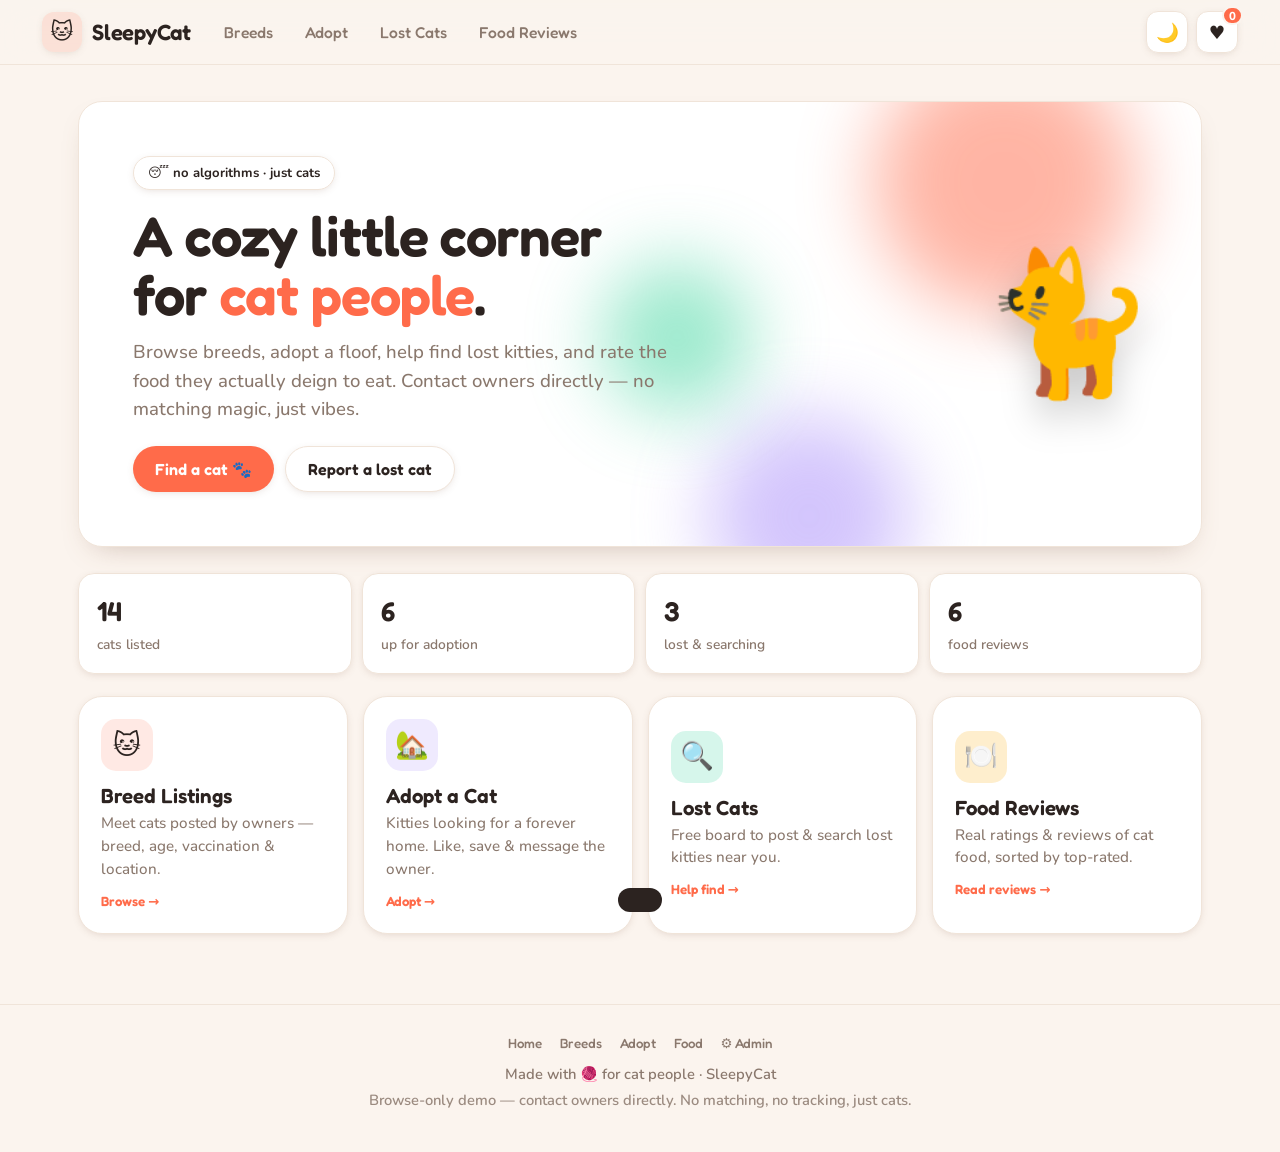
<file: sleepycat/index.html>
<!DOCTYPE html>
<html lang="en">
<head>
    <meta charset="UTF-8">
    <meta name="viewport" content="width=device-width, initial-scale=1.0, maximum-scale=5.0">
    <title>SleepyCat — cozy home for cat people</title>
    <meta name="description" content="SleepyCat is a cozy cat community: browse breeds, adopt cats, post lost kitties, and review cat food. No algorithms, just cats.">
    <meta name="theme-color" content="#ff6b4a">
    <meta property="og:title" content="SleepyCat — cozy home for cat people">
    <meta property="og:description" content="Browse breeds, adopt cats, post lost kitties, and review cat food.">
    <meta property="og:type" content="website">
    <link rel="icon" href="data:image/svg+xml,%3Csvg xmlns='http://www.w3.org/2000/svg' viewBox='0 0 40 40'%3E%3Ccircle cx='20' cy='23' r='13' fill='%23ff6b4a'/%3E%3Cpath d='M9 13 L6 4 L16 10 Z' fill='%23f2542f'/%3E%3Cpath d='M31 13 L34 4 L24 10 Z' fill='%23f2542f'/%3E%3Cpath d='M14 23 q3 3 6 0' stroke='%23fff' stroke-width='2.4' fill='none' stroke-linecap='round'/%3E%3Cpath d='M22 23 q3 3 6 0' stroke='%23fff' stroke-width='2.4' fill='none' stroke-linecap='round'/%3E%3C/svg%3E">
    <link rel="preconnect" href="https://fonts.googleapis.com">
    <link rel="preconnect" href="https://fonts.gstatic.com" crossorigin>
    <link href="https://fonts.googleapis.com/css2?family=Fredoka:wght@400;500;600;700&family=Nunito:wght@400;500;600;700;800&display=swap" rel="stylesheet">
    <link rel="stylesheet" href="styles.css">
</head>
<body>
    <!-- ============ LOADER ============ -->
    <div id="loader" class="loader" aria-hidden="false">
        <div class="loader-inner">
            <svg class="sleepy-cat" viewBox="0 0 200 150" role="img" aria-label="A sleeping cat">
                <text class="zzz z1" x="150" y="45">z</text>
                <text class="zzz z2" x="163" y="32">z</text>
                <text class="zzz z3" x="176" y="22">Z</text>
                <g class="cat-body-grp"><ellipse class="cat-body" cx="95" cy="110" rx="70" ry="34"/></g>
                <path class="cat-tail" d="M25 112 q-24 4 -20 -22 q3 -16 16 -12" fill="none"/>
                <g class="cat-head">
                    <circle class="cat-face" cx="142" cy="98" r="30"/>
                    <path class="cat-ear" d="M120 78 l-6 -22 l20 12 Z"/>
                    <path class="cat-ear" d="M164 78 l6 -22 l-20 12 Z"/>
                    <path class="cat-eye" d="M128 96 q6 6 12 0"/>
                    <path class="cat-eye" d="M148 96 q6 6 12 0"/>
                    <path class="cat-nose" d="M141 104 l6 0 l-3 4 Z"/>
                    <path class="cat-mouth" d="M144 108 q-5 5 -10 1 M144 108 q5 5 10 1"/>
                    <path class="cat-whisk" d="M126 104 l-18 -3 M126 108 l-18 3"/>
                    <path class="cat-whisk" d="M162 104 l18 -3 M162 108 l18 3"/>
                </g>
            </svg>
            <p class="loader-text" id="loaderName">SleepyCat<span class="loader-dots"><i>.</i><i>.</i><i>.</i></span></p>
            <p class="loader-sub">waking up the kitties</p>
        </div>
    </div>

    <!-- ============ HEADER ============ -->
    <header id="header">
        <a href="#" class="brand" data-section="home" aria-label="Home">
            <span class="brand-mark" id="brandMark" aria-hidden="true">🐱</span>
            <span class="brand-name" id="brandName">SleepyCat</span>
        </a>
        <nav class="top-nav">
            <button class="nav-link" data-section="breed">Breeds</button>
            <button class="nav-link" data-section="adopt">Adopt</button>
            <button class="nav-link" data-section="lost">Lost Cats</button>
            <button class="nav-link" data-section="food">Food Reviews</button>
        </nav>
        <div class="header-actions">
            <button class="icon-btn theme-toggle" id="themeToggle" aria-label="Toggle dark mode">
                <span class="moon" aria-hidden="true">🌙</span><span class="sun" aria-hidden="true">☀️</span>
            </button>
            <button class="icon-btn saved-btn" data-section="saved" aria-label="Saved cats">
                <span aria-hidden="true">♥</span>
                <span class="saved-count" id="savedCount">0</span>
            </button>
            <button class="menu-toggle" id="menuToggle" aria-label="Open menu"><span></span><span></span><span></span></button>
        </div>
    </header>
    <div class="mobile-nav" id="mobileNav">
        <button class="nav-link" data-section="breed">🐱 Breeds</button>
        <button class="nav-link" data-section="adopt">🏡 Adopt</button>
        <button class="nav-link" data-section="lost">🔍 Lost Cats</button>
        <button class="nav-link" data-section="food">🍽️ Food Reviews</button>
        <button class="nav-link" data-section="saved">♥ Saved</button>
    </div>

    <main id="main">
        <!-- HOME -->
        <section class="view" id="view-home">
            <div class="hero" id="hero">
                <div class="hero-bg" id="heroBg" hidden></div>
                <div class="hero-blob b1"></div><div class="hero-blob b2"></div><div class="hero-blob b3"></div>
                <div class="hero-inner">
                    <div class="hero-content">
                        <span class="pill" id="heroPill">😴 no algorithms · just cats</span>
                        <h1 class="hero-title" id="heroTitle">A cozy little corner for <span class="grad">cat people</span>.</h1>
                        <p class="hero-lede" id="heroLede">Browse breeds, adopt a floof, help find lost kitties, and rate the food they actually deign to eat. Contact owners directly — no matching magic, just vibes.</p>
                        <div class="hero-cta">
                            <button class="btn btn-primary" data-section="adopt">Find a cat 🐾</button>
                            <button class="btn btn-ghost" data-section="lost">Report a lost cat</button>
                        </div>
                    </div>
                </div>
                <div class="hero-cat" aria-hidden="true"><div class="floaty" id="heroCat">🐈</div></div>
            </div>

            <div class="home-stats" id="homeStats"></div>

            <div class="home-cards">
                <button class="home-card hc-breed" data-section="breed"><span class="hc-ico">🐱</span><h3>Breed Listings</h3><p>Meet cats posted by owners — breed, age, vaccination &amp; location.</p><span class="hc-go">Browse →</span></button>
                <button class="home-card hc-adopt" data-section="adopt"><span class="hc-ico">🏡</span><h3>Adopt a Cat</h3><p>Kitties looking for a forever home. Like, save &amp; message the owner.</p><span class="hc-go">Adopt →</span></button>
                <button class="home-card hc-lost" data-section="lost"><span class="hc-ico">🔍</span><h3>Lost Cats</h3><p>Free board to post &amp; search lost kitties near you.</p><span class="hc-go">Help find →</span></button>
                <button class="home-card hc-food" data-section="food"><span class="hc-ico">🍽️</span><h3>Food Reviews</h3><p>Real ratings &amp; reviews of cat food, sorted by top-rated.</p><span class="hc-go">Read reviews →</span></button>
            </div>
        </section>

        <!-- BREED -->
        <section class="view" id="view-breed" hidden>
            <div class="view-head"><div><h2 class="view-title">🐱 Breed Listings</h2><p class="view-sub">Cats posted by their humans. See one you love? Message them directly.</p></div></div>
            <div class="toolbar">
                <div class="search-wrap"><input type="search" class="search" data-grid="breedGrid" placeholder="Search breed, location…"></div>
                <select class="filter" data-grid="breedGrid" data-field="breed" id="breedFilter"></select>
            </div>
            <div class="grid" id="breedGrid"></div>
        </section>

        <!-- ADOPT -->
        <section class="view" id="view-adopt" hidden>
            <div class="view-head"><div><h2 class="view-title">🏡 Adopt a Cat</h2><p class="view-sub">These floofs need a forever home. Save your faves, then reach out to the owner.</p></div></div>
            <div class="toolbar">
                <div class="search-wrap"><input type="search" class="search" data-grid="adoptGrid" placeholder="Search name, breed, city…"></div>
                <select class="filter" data-grid="adoptGrid" data-field="breed" id="adoptFilter"></select>
            </div>
            <div class="grid" id="adoptGrid"></div>
        </section>

        <!-- LOST -->
        <section class="view" id="view-lost" hidden>
            <div class="view-head"><div><h2 class="view-title">🔍 Lost Cats <span class="pill-tag">free</span></h2><p class="view-sub">Seen one of these kitties? Contact the owner. Lost yours? Post it below.</p></div><button class="btn btn-primary sm" id="openLostForm">+ Post a lost cat</button></div>
            <div class="toolbar"><div class="search-wrap"><input type="search" class="search" data-grid="lostGrid" placeholder="Search area, color, name…"></div></div>
            <div class="grid" id="lostGrid"></div>
        </section>

        <!-- FOOD -->
        <section class="view" id="view-food" hidden>
            <div class="view-head"><div><h2 class="view-title">🍽️ Cat Food Reviews</h2><p class="view-sub">Honest ratings from real cat parents, sorted by top-rated.</p></div><button class="btn btn-primary sm" id="openFoodForm">+ Write a review</button></div>
            <div class="toolbar">
                <div class="search-wrap"><input type="search" class="search" id="foodSearch" placeholder="Search a food or brand…"></div>
                <select class="filter" id="foodSort"><option value="top">Top rated</option><option value="new">Newest</option><option value="low">Lowest rated</option></select>
            </div>
            <div class="reviews" id="foodList"></div>
        </section>

        <!-- SAVED -->
        <section class="view" id="view-saved" hidden>
            <div class="view-head"><div><h2 class="view-title">♥ Saved Cats</h2><p class="view-sub">Everything you've liked across Breeds &amp; Adopt lives here.</p></div></div>
            <div class="grid" id="savedGrid"></div>
        </section>

        <!-- ADMIN -->
        <section class="view" id="view-admin" hidden>
            <div class="admin-head">
                <div><h2 class="view-title">⚙️ Admin Panel<span class="admin-badge">owner</span></h2><p class="view-sub">Customize your site's branding, appearance, and listings. Changes save to this browser.</p></div>
                <button class="btn btn-ghost sm" data-section="home">← Back to site</button>
            </div>
            <div class="admin-tabs">
                <button class="admin-tab active" data-atab="brand">Branding</button>
                <button class="admin-tab" data-atab="appear">Appearance</button>
                <button class="admin-tab" data-atab="content">Listings</button>
                <button class="admin-tab" data-atab="data">Data</button>
            </div>

            <!-- Branding -->
            <div class="admin-panel active" id="apanel-brand">
                <div class="admin-section">
                    <h3>Logo &amp; name</h3>
                    <p class="sec-sub">Shown in the header and loading screen.</p>
                    <div class="logo-preview"><div class="lp-box" id="logoPreview">🐱</div>
                        <div><div class="seg" id="logoTypeSeg"><button data-lt="emoji" class="on">Emoji</button><button data-lt="image">Image</button></div></div>
                    </div>
                    <div class="field" id="logoEmojiField"><label>Logo emoji</label><input id="in-logoEmoji" maxlength="4" placeholder="🐱"></div>
                    <div class="field" id="logoImageField" hidden><label>Logo image</label>
                        <label class="file-btn">📁 Upload image<input type="file" accept="image/*" id="in-logoImage"></label>
                        <p class="hint">Square images look best. Stored in this browser.</p>
                    </div>
                    <div class="field"><label>Site name</label><input id="in-siteName" placeholder="SleepyCat"></div>
                    <div class="field"><label>Tagline / pill text</label><input id="in-pill" placeholder="😴 no algorithms · just cats"></div>
                </div>
                <div class="admin-section">
                    <h3>Hero banner</h3>
                    <p class="sec-sub">The big intro on the home page.</p>
                    <div class="field"><label>Headline</label><input id="in-heroTitle" placeholder="A cozy little corner for cat people."></div>
                    <div class="field"><label>Subtext</label><textarea id="in-heroLede"></textarea></div>
                    <div class="field-row">
                        <div class="field"><label>Hero cat emoji</label><input id="in-heroCat" maxlength="4" placeholder="🐈"></div>
                        <div class="field"><label>Banner image (optional)</label><label class="file-btn">📁 Upload<input type="file" accept="image/*" id="in-heroBg"></label></div>
                    </div>
                    <button class="btn btn-danger sm" id="clearHeroBg" hidden>Remove banner image</button>
                </div>
                <div class="admin-section">
                    <h3>Footer</h3>
                    <div class="field"><label>Footer text</label><input id="in-footer" placeholder="Made with 🧶 for cat people"></div>
                </div>
            </div>

            <!-- Appearance -->
            <div class="admin-panel" id="apanel-appear">
                <div class="admin-section">
                    <h3>Accent color</h3>
                    <p class="sec-sub">The main brand color across buttons, links &amp; highlights.</p>
                    <div class="swatches" id="swatches"></div>
                    <div class="field-row" style="margin-top:16px">
                        <div class="field"><label>Custom color</label><input type="color" id="in-accent" style="height:46px;padding:4px"></div>
                    </div>
                </div>
                <div class="admin-section">
                    <h3>Default theme</h3>
                    <p class="sec-sub">Which mode new visitors see first. They can still toggle.</p>
                    <div class="seg" id="themeSeg"><button data-tm="system" class="on">System</button><button data-tm="light">Light</button><button data-tm="dark">Dark</button></div>
                </div>
            </div>

            <!-- Listings -->
            <div class="admin-panel" id="apanel-content">
                <div class="admin-section">
                    <div style="display:flex;justify-content:space-between;align-items:center;gap:10px;flex-wrap:wrap;margin-bottom:14px">
                        <div><h3 style="margin:0">Manage listings</h3><p class="sec-sub" style="margin:0">Add, edit, or remove cards in each section.</p></div>
                        <button class="btn btn-primary sm" id="adminAddBtn">+ Add new</button>
                    </div>
                    <div class="admin-sub-tabs" id="contentTabs">
                        <button data-ct="breed" class="on">🐱 Breeds</button>
                        <button data-ct="adopt">🏡 Adopt</button>
                        <button data-ct="lost">🔍 Lost</button>
                        <button data-ct="food">🍽️ Food</button>
                    </div>
                    <div class="admin-list" id="adminList"></div>
                </div>
            </div>

            <!-- Data -->
            <div class="admin-panel" id="apanel-data">
                <div class="admin-section">
                    <h3>Security PIN</h3>
                    <p class="sec-sub">Required to open this admin panel. Client-side only — not bank-grade security.</p>
                    <div class="field"><label>Admin PIN</label><input id="in-pin" inputmode="numeric" placeholder="1234"></div>
                </div>
                <div class="admin-section">
                    <h3>Backup &amp; reset</h3>
                    <p class="sec-sub">Export your whole setup to a file, restore it, or start fresh.</p>
                    <div style="display:flex;gap:10px;flex-wrap:wrap">
                        <button class="btn btn-ghost sm" id="exportBtn">⬇ Export setup</button>
                        <label class="btn btn-ghost sm" style="cursor:pointer">⬆ Import setup<input type="file" accept="application/json" id="importInput" hidden></label>
                        <button class="btn btn-danger sm" id="resetBtn">↺ Reset everything</button>
                    </div>
                </div>
            </div>

            <div class="save-bar">
                <button class="btn btn-ghost sm" id="adminPreview">👁 Preview</button>
                <button class="btn btn-primary sm" id="adminSave">Save changes</button>
            </div>
        </section>
    </main>

    <footer class="footer">
        <div class="footer-links">
            <button data-section="home">Home</button>
            <button data-section="breed">Breeds</button>
            <button data-section="adopt">Adopt</button>
            <button data-section="food">Food</button>
            <button id="adminLink">⚙️ Admin</button>
        </div>
        <p id="footerText">Made with 🧶 for cat people · SleepyCat</p>
        <p class="footer-fine">Browse-only demo — contact owners directly. No matching, no tracking, just cats.</p>
    </footer>

    <div class="modal-root" id="modalRoot" hidden>
        <div class="modal-backdrop" id="modalBackdrop"></div>
        <div class="modal-card" role="dialog" aria-modal="true">
            <button class="modal-close" id="modalClose" aria-label="Close">✕</button>
            <div id="modalContent"></div>
        </div>
    </div>

    <div class="toast" id="toast" aria-live="polite"></div>

    <script src="app.js"></script>
</body>
</html>
</file>
<file: sleepycat/styles.css>
/* ============================================================
   SleepyCat — cozy cat community
   Professional-cute design system · light + dark themes
   ============================================================ */

/* ---------- TOKENS ---------- */
:root{
    /* warm neutrals (peach-biased, chosen not defaulted) */
    --bg:#fbf4ee;
    --bg-tint:#fff3e9;
    --surface:#ffffff;
    --surface-2:#fdf6f0;
    --surface-3:#f8ede4;
    --text:#2c2320;
    --muted:#8a786d;
    --faint:#b6a498;
    --border:#f0e4d9;
    --border-strong:#e7d7c9;

    /* accent (admin-configurable via --accent override) */
    --accent:#ff6b4a;
    --accent-press:#f2542f;
    --accent-ink:#ffffff;
    --accent-soft:color-mix(in srgb, var(--accent) 14%, transparent);
    --accent-softer:color-mix(in srgb, var(--accent) 8%, transparent);

    /* secondary playful hues (fixed, for category accents) */
    --lilac:#a78bfa;
    --mint:#34d399;
    --sky:#38bdf8;
    --butter:#fbbf3f;
    --bubble:#ff8fc7;

    /* semantic (separate from accent) */
    --good:#12996b; --good-bg:#e2f6ee;
    --warn:#b9791b; --warn-bg:#fdf0da;
    --bad:#d64b4b;  --bad-bg:#fde5e5;

    --ring:color-mix(in srgb, var(--accent) 45%, transparent);
    --shadow-sm:0 2px 8px -3px rgba(120,80,60,.25);
    --shadow:0 12px 30px -16px rgba(120,80,60,.4);
    --shadow-lg:0 28px 60px -24px rgba(120,80,60,.5);

    --r-lg:24px; --r-md:16px; --r-sm:11px;
    --ease:cubic-bezier(.34,1.4,.5,1);
    --ease-out:cubic-bezier(.22,.9,.32,1);
    --font:"Nunito","Segoe UI",system-ui,-apple-system,sans-serif;
    --display:"Fredoka","Nunito","Segoe UI",system-ui,sans-serif;
    --maxw:1180px;
}

/* dark theme — same care, warm charcoal, accent kept legible */
@media (prefers-color-scheme:dark){
    :root:not([data-theme="light"]){
        --bg:#171210; --bg-tint:#1e1713;
        --surface:#221b16; --surface-2:#28201a; --surface-3:#31271f;
        --text:#f6ede5; --muted:#b6a498; --faint:#7f6f64;
        --border:#332921; --border-strong:#3f332a;
        --accent-soft:color-mix(in srgb, var(--accent) 22%, transparent);
        --accent-softer:color-mix(in srgb, var(--accent) 12%, transparent);
        --good-bg:#123227; --warn-bg:#33270f; --bad-bg:#3a1e1e;
        --shadow-sm:0 2px 8px -3px rgba(0,0,0,.5);
        --shadow:0 14px 34px -16px rgba(0,0,0,.6);
        --shadow-lg:0 30px 64px -24px rgba(0,0,0,.7);
    }
}
:root[data-theme="dark"]{
    --bg:#171210; --bg-tint:#1e1713;
    --surface:#221b16; --surface-2:#28201a; --surface-3:#31271f;
    --text:#f6ede5; --muted:#b6a498; --faint:#7f6f64;
    --border:#332921; --border-strong:#3f332a;
    --accent-soft:color-mix(in srgb, var(--accent) 22%, transparent);
    --accent-softer:color-mix(in srgb, var(--accent) 12%, transparent);
    --good-bg:#123227; --warn-bg:#33270f; --bad-bg:#3a1e1e;
    --shadow-sm:0 2px 8px -3px rgba(0,0,0,.5);
    --shadow:0 14px 34px -16px rgba(0,0,0,.6);
    --shadow-lg:0 30px 64px -24px rgba(0,0,0,.7);
}

*{margin:0;padding:0;box-sizing:border-box}
html{scroll-behavior:smooth}
body{
    font-family:var(--font);color:var(--text);background:var(--bg);
    min-height:100vh;-webkit-font-smoothing:antialiased;overflow-x:hidden;
    line-height:1.55;transition:background .4s var(--ease-out),color .4s var(--ease-out);
}
button{font-family:inherit;cursor:pointer;border:none;background:none;color:inherit}
img{max-width:100%;display:block}
a{color:inherit}
:focus-visible{outline:3px solid var(--ring);outline-offset:2px;border-radius:8px}
::selection{background:var(--accent-soft)}

/* ---------- LOADER ---------- */
.loader{position:fixed;inset:0;z-index:9999;display:grid;place-items:center;background:var(--bg);
    transition:opacity .5s ease,visibility .5s ease}
.loader.hide{opacity:0;visibility:hidden;pointer-events:none}
.loader-inner{text-align:center;transform:translateY(-6px)}
.sleepy-cat{width:210px;height:158px;overflow:visible}
.cat-body{fill:var(--accent)}
.cat-body-grp{transform-origin:95px 110px;animation:breathe 3.4s var(--ease) infinite}
.cat-face{fill:var(--accent)}
.cat-ear{fill:var(--accent-press)}
.cat-eye,.cat-mouth{fill:none;stroke:var(--accent-ink);stroke-width:3;stroke-linecap:round;opacity:.85}
.cat-nose{fill:var(--accent-ink);opacity:.85}
.cat-whisk{stroke:var(--accent-ink);stroke-width:2;stroke-linecap:round;fill:none;opacity:.5}
.cat-tail{stroke:var(--accent-press);stroke-width:12;stroke-linecap:round;transform-origin:25px 112px;animation:tail 2.6s ease-in-out infinite}
.cat-head{transform-origin:142px 100px;animation:headbob 3.4s var(--ease) infinite}
.zzz{fill:var(--lilac);font-family:var(--display);font-weight:700;opacity:0}
.z1{font-size:18px;animation:zfloat 3s ease-in-out infinite}
.z2{font-size:22px;animation:zfloat 3s ease-in-out .6s infinite}
.z3{font-size:28px;animation:zfloat 3s ease-in-out 1.2s infinite}
@keyframes breathe{0%,100%{transform:scaleY(1)}50%{transform:scaleY(1.06) scaleX(1.015)}}
@keyframes headbob{0%,100%{transform:translateY(0) rotate(0)}50%{transform:translateY(2px) rotate(1.2deg)}}
@keyframes tail{0%,100%{transform:rotate(0)}25%{transform:rotate(-16deg)}60%{transform:rotate(6deg)}}
@keyframes zfloat{0%{opacity:0;transform:translate(0,6px) scale(.7)}30%{opacity:1}100%{opacity:0;transform:translate(10px,-22px) scale(1.1)}}
.loader-text{font-family:var(--display);font-weight:600;font-size:1.6rem;margin-top:12px;letter-spacing:-.01em}
.loader-dots i{font-style:normal;animation:dot 1.4s infinite}
.loader-dots i:nth-child(2){animation-delay:.2s}.loader-dots i:nth-child(3){animation-delay:.4s}
@keyframes dot{0%,60%,100%{opacity:.2}30%{opacity:1}}
.loader-sub{color:var(--muted);font-weight:500;margin-top:2px}

/* ---------- BUTTONS ---------- */
.btn{font-family:var(--display);font-weight:600;font-size:1rem;padding:12px 22px;border-radius:999px;
    display:inline-flex;align-items:center;gap:8px;justify-content:center;
    transition:transform .18s var(--ease),box-shadow .2s,background .2s,filter .2s;white-space:nowrap}
.btn.sm{padding:9px 16px;font-size:.9rem}
.btn.block{width:100%}
.btn:active{transform:scale(.96)}
.btn-primary{background:var(--accent);color:var(--accent-ink);box-shadow:var(--shadow-sm)}
.btn-primary:hover{transform:translateY(-2px);box-shadow:var(--shadow);background:var(--accent-press)}
.btn-ghost{background:var(--surface);color:var(--text);box-shadow:var(--shadow-sm);border:1px solid var(--border)}
.btn-ghost:hover{transform:translateY(-2px);border-color:var(--border-strong)}
.btn-soft{background:var(--accent-soft);color:var(--accent)}
.btn-soft:hover{background:color-mix(in srgb,var(--accent) 22%,transparent)}
.btn-danger{background:var(--bad-bg);color:var(--bad)}
.btn-danger:hover{background:color-mix(in srgb,var(--bad) 20%,transparent)}

/* ---------- HEADER ---------- */
#header{position:sticky;top:0;z-index:200;display:flex;align-items:center;gap:12px;
    padding:11px clamp(14px,4vw,42px);background:color-mix(in srgb,var(--bg) 82%,transparent);
    backdrop-filter:blur(16px);border-bottom:1px solid var(--border);transition:background .4s}
.brand{display:flex;align-items:center;gap:10px;text-decoration:none;color:var(--text)}
.brand-mark{width:40px;height:40px;display:grid;place-items:center;border-radius:12px;overflow:hidden;
    background:var(--accent-soft);box-shadow:var(--shadow-sm);transition:transform .3s var(--ease);flex-shrink:0;font-size:1.4rem}
.brand-mark img{width:100%;height:100%;object-fit:cover}
.brand:hover .brand-mark{transform:rotate(-7deg) scale(1.06)}
.brand-name{font-family:var(--display);font-weight:600;font-size:1.38rem;letter-spacing:-.01em}
.top-nav{display:none;gap:2px;margin-left:6px}
.nav-link{font-family:var(--display);font-weight:500;font-size:.98rem;color:var(--muted);padding:8px 15px;border-radius:999px;transition:all .2s var(--ease)}
.nav-link:hover{color:var(--text);background:var(--surface-3)}
.nav-link.active{color:var(--accent-ink);background:var(--accent)}
.header-actions{margin-left:auto;display:flex;align-items:center;gap:8px}
.icon-btn{width:42px;height:42px;border-radius:12px;display:grid;place-items:center;background:var(--surface);
    border:1px solid var(--border);box-shadow:var(--shadow-sm);transition:transform .2s var(--ease),border-color .2s;font-size:1.15rem}
.icon-btn:hover{transform:translateY(-2px);border-color:var(--border-strong)}
.saved-btn{position:relative}
.saved-count{position:absolute;top:-6px;right:-6px;background:var(--accent);color:var(--accent-ink);font-family:var(--font);
    font-size:.72rem;font-weight:800;min-width:19px;height:19px;border-radius:999px;display:grid;place-items:center;padding:0 5px;border:2px solid var(--bg)}
.theme-toggle .moon{display:block}.theme-toggle .sun{display:none}
:root[data-theme="dark"] .theme-toggle .moon{display:none}
:root[data-theme="dark"] .theme-toggle .sun{display:block}
@media (prefers-color-scheme:dark){:root:not([data-theme="light"]) .theme-toggle .moon{display:none}
    :root:not([data-theme="light"]) .theme-toggle .sun{display:block}}
.menu-toggle{display:grid;gap:5px;width:42px;height:42px;place-content:center;border-radius:12px;background:var(--surface);border:1px solid var(--border)}
.menu-toggle span{width:20px;height:2.4px;background:var(--text);border-radius:2px;transition:.28s var(--ease)}
.menu-toggle.open span:nth-child(1){transform:translateY(7.4px) rotate(45deg)}
.menu-toggle.open span:nth-child(2){opacity:0}
.menu-toggle.open span:nth-child(3){transform:translateY(-7.4px) rotate(-45deg)}
.mobile-nav{position:fixed;top:62px;left:0;right:0;z-index:190;display:flex;flex-direction:column;gap:2px;padding:14px;
    background:var(--bg);border-bottom:1px solid var(--border);transform:translateY(-145%);transition:transform .38s var(--ease);box-shadow:var(--shadow-lg)}
.mobile-nav.open{transform:translateY(0)}
.mobile-nav .nav-link{text-align:left;font-size:1.05rem;padding:12px 16px}

/* ---------- MAIN / VIEWS ---------- */
#main{max-width:var(--maxw);margin:0 auto;padding:clamp(16px,3.5vw,36px) clamp(14px,4vw,28px) 40px}
.view{animation:viewIn .45s var(--ease-out) both}
@keyframes viewIn{from{opacity:0;transform:translateY(16px)}to{opacity:1;transform:none}}
.view-head{display:flex;align-items:flex-end;justify-content:space-between;gap:16px;flex-wrap:wrap;margin-bottom:6px}
.view-title{font-family:var(--display);font-weight:600;font-size:clamp(1.55rem,4.5vw,2.2rem);letter-spacing:-.01em;text-wrap:balance;display:flex;align-items:center;gap:10px}
.view-sub{color:var(--muted);font-weight:500;margin-top:4px;max-width:62ch}
.pill-tag{font-family:var(--font);font-size:.82rem;font-weight:800;padding:3px 11px;border-radius:999px;background:var(--good-bg);color:var(--good);vertical-align:middle}

/* ---------- HERO ---------- */
.hero{position:relative;border-radius:var(--r-lg);overflow:hidden;margin-bottom:26px;
    background:var(--surface);border:1px solid var(--border);box-shadow:var(--shadow);isolation:isolate}
.hero-inner{position:relative;z-index:2;padding:clamp(26px,5vw,54px)}
.hero.has-banner .hero-inner{background:linear-gradient(90deg,color-mix(in srgb,var(--surface) 88%,transparent),color-mix(in srgb,var(--surface) 30%,transparent) 70%,transparent)}
.hero-bg{position:absolute;inset:0;z-index:0;background-size:cover;background-position:center;opacity:.9}
.hero-blob{position:absolute;border-radius:50%;filter:blur(38px);opacity:.5;z-index:0}
.hero-blob.b1{width:260px;height:260px;background:var(--accent);top:-50px;right:6%;animation:drift 13s ease-in-out infinite}
.hero-blob.b2{width:200px;height:200px;background:var(--lilac);bottom:-70px;right:26%;animation:drift 16s ease-in-out infinite reverse}
.hero-blob.b3{width:150px;height:150px;background:var(--mint);top:36%;right:40%;animation:drift 19s ease-in-out infinite}
.hero.has-banner .hero-blob{display:none}
@keyframes drift{0%,100%{transform:translate(0,0)}50%{transform:translate(18px,-22px)}}
.hero-content{position:relative;z-index:2;max-width:620px}
.pill{display:inline-flex;align-items:center;gap:6px;background:var(--surface);border:1px solid var(--border);box-shadow:var(--shadow-sm);
    padding:6px 14px;border-radius:999px;font-weight:700;font-size:.82rem;margin-bottom:16px}
.hero-title{font-family:var(--display);font-weight:600;font-size:clamp(2rem,6.5vw,3.5rem);line-height:1.05;letter-spacing:-.02em;text-wrap:balance}
.grad{color:var(--accent)}
.hero-lede{color:var(--muted);font-size:clamp(1rem,2.2vw,1.16rem);font-weight:500;margin:14px 0 22px;max-width:52ch}
.hero-cta{display:flex;gap:11px;flex-wrap:wrap}
.hero-cat{position:absolute;right:4%;top:50%;transform:translateY(-50%);z-index:1;font-size:clamp(70px,13vw,140px);pointer-events:none}
.hero.has-banner .hero-cat{display:none}
.floaty{animation:floaty 5s ease-in-out infinite;filter:drop-shadow(0 18px 18px rgba(0,0,0,.2))}
@keyframes floaty{0%,100%{transform:translateY(0) rotate(-4deg)}50%{transform:translateY(-16px) rotate(4deg)}}

/* ---------- HOME CATEGORY CARDS ---------- */
.home-cards{display:grid;grid-template-columns:1fr;gap:15px}
.home-card{text-align:left;background:var(--surface);border:1px solid var(--border);border-radius:var(--r-lg);padding:22px;
    box-shadow:var(--shadow-sm);position:relative;overflow:hidden;transition:transform .26s var(--ease),box-shadow .26s,border-color .26s}
.home-card:hover{transform:translateY(-5px);box-shadow:var(--shadow);border-color:var(--border-strong)}
.hc-ico{width:52px;height:52px;border-radius:15px;display:grid;place-items:center;font-size:1.7rem;margin-bottom:12px}
.hc-breed .hc-ico{background:color-mix(in srgb,var(--accent) 15%,transparent)}
.hc-adopt .hc-ico{background:color-mix(in srgb,var(--lilac) 18%,transparent)}
.hc-lost .hc-ico{background:color-mix(in srgb,var(--mint) 20%,transparent)}
.hc-food .hc-ico{background:color-mix(in srgb,var(--butter) 26%,transparent)}
.home-card h3{font-family:var(--display);font-weight:600;font-size:1.28rem;margin-bottom:4px}
.home-card p{color:var(--muted);font-weight:500;font-size:.95rem;line-height:1.5}
.hc-go{display:inline-flex;align-items:center;gap:5px;margin-top:12px;font-family:var(--display);font-weight:600;color:var(--accent);transition:gap .25s var(--ease)}
.home-card:hover .hc-go{gap:11px}
.home-stats{display:flex;gap:10px;flex-wrap:wrap;margin:22px 0}
.stat{flex:1;min-width:130px;background:var(--surface);border:1px solid var(--border);border-radius:var(--r-md);padding:16px 18px;box-shadow:var(--shadow-sm)}
.stat b{font-family:var(--display);font-weight:600;font-size:1.7rem;display:block;font-variant-numeric:tabular-nums}
.stat span{color:var(--muted);font-weight:600;font-size:.86rem}

/* ---------- TOOLBAR ---------- */
.toolbar{display:flex;gap:10px;flex-wrap:wrap;margin:16px 0 20px}
.search-wrap{flex:1;min-width:190px;position:relative;display:flex;align-items:center}
.search-wrap::before{content:"🔎";position:absolute;left:16px;font-size:.95rem;opacity:.6;pointer-events:none}
.search{width:100%;font-family:inherit;font-weight:600;font-size:.96rem;color:var(--text);background:var(--surface);
    border:1.5px solid var(--border);border-radius:999px;padding:12px 18px 12px 42px;box-shadow:var(--shadow-sm);transition:border-color .2s}
.search:focus{outline:none;border-color:var(--accent)}
.filter{font-family:inherit;font-weight:600;font-size:.95rem;color:var(--text);background:var(--surface);
    border:1.5px solid var(--border);border-radius:999px;padding:12px 16px;box-shadow:var(--shadow-sm);cursor:pointer;transition:border-color .2s}
.filter:focus{outline:none;border-color:var(--accent)}

/* ---------- GRID / CARDS ---------- */
.grid{display:grid;grid-template-columns:1fr;gap:18px}
.card{background:var(--surface);border:1px solid var(--border);border-radius:var(--r-lg);overflow:hidden;
    box-shadow:var(--shadow-sm);position:relative;animation:cardIn .45s var(--ease-out) both;
    transition:transform .26s var(--ease),box-shadow .26s,border-color .26s}
.card:hover{transform:translateY(-5px);box-shadow:var(--shadow);border-color:var(--border-strong)}
@keyframes cardIn{from{opacity:0;transform:translateY(18px) scale(.98)}to{opacity:1;transform:none}}
.card-photo{height:186px;position:relative;display:grid;place-items:center;overflow:hidden;background-size:cover;background-position:center;background:var(--surface-3)}
/* grayscale "product photo" backgrounds — colour stays on the cat */
.card-photo.pg0{background:linear-gradient(135deg,#e7e2de,#f5f2ef)}
.card-photo.pg1{background:linear-gradient(135deg,#ddd7d1,#efeae6)}
.card-photo.pg2{background:linear-gradient(135deg,#eae5e1,#f7f4f1)}
.card-photo.pg3{background:linear-gradient(135deg,#d7d1cb,#e9e4df)}
.card-photo.pg4{background:linear-gradient(135deg,#e3ddd8,#f2eee9)}
.card-photo.pg5{background:linear-gradient(135deg,#dbd5cf,#edeae5)}
:root[data-theme="dark"] .card-photo.pg0{background:linear-gradient(135deg,#352c24,#241d17)}
:root[data-theme="dark"] .card-photo.pg1{background:linear-gradient(135deg,#2d251e,#211a15)}
:root[data-theme="dark"] .card-photo.pg2{background:linear-gradient(135deg,#392f27,#271f19)}
:root[data-theme="dark"] .card-photo.pg3{background:linear-gradient(135deg,#2a221b,#1f1812)}
:root[data-theme="dark"] .card-photo.pg4{background:linear-gradient(135deg,#312820,#251d17)}
:root[data-theme="dark"] .card-photo.pg5{background:linear-gradient(135deg,#2e261f,#231b16)}
@media(prefers-color-scheme:dark){
    :root:not([data-theme="light"]) .card-photo.pg0{background:linear-gradient(135deg,#352c24,#241d17)}
    :root:not([data-theme="light"]) .card-photo.pg1{background:linear-gradient(135deg,#2d251e,#211a15)}
    :root:not([data-theme="light"]) .card-photo.pg2{background:linear-gradient(135deg,#392f27,#271f19)}
    :root:not([data-theme="light"]) .card-photo.pg3{background:linear-gradient(135deg,#2a221b,#1f1812)}
    :root:not([data-theme="light"]) .card-photo.pg4{background:linear-gradient(135deg,#312820,#251d17)}
    :root:not([data-theme="light"]) .card-photo.pg5{background:linear-gradient(135deg,#2e261f,#231b16)}
}
.card-photo .emoji{font-size:4.6rem;filter:drop-shadow(0 10px 10px rgba(0,0,0,.14));transition:transform .4s var(--ease)}
.card:hover .card-photo .emoji{transform:scale(1.12) rotate(4deg)}
.badge{position:absolute;top:12px;left:12px;font-weight:800;font-size:.75rem;padding:5px 11px;border-radius:999px;box-shadow:var(--shadow-sm);backdrop-filter:blur(4px)}
.badge.vax{background:var(--good-bg);color:var(--good)}
.badge.novax{background:var(--bad-bg);color:var(--bad)}
.badge.lost{background:var(--accent);color:var(--accent-ink)}
.like-btn{position:absolute;top:11px;right:11px;width:40px;height:40px;border-radius:50%;
    background:color-mix(in srgb,var(--surface) 85%,transparent);backdrop-filter:blur(6px);
    display:grid;place-items:center;font-size:1.2rem;box-shadow:var(--shadow-sm);transition:transform .25s var(--ease);color:var(--faint)}
.like-btn:hover{transform:scale(1.14)}
.like-btn.liked{color:var(--accent)}
.like-btn.pop{animation:pop .45s var(--ease)}
@keyframes pop{0%{transform:scale(1)}40%{transform:scale(1.42)}70%{transform:scale(.9)}100%{transform:scale(1)}}
.card-body{padding:15px 17px 17px}
.card-title{font-family:var(--display);font-weight:600;font-size:1.22rem;display:flex;align-items:center;gap:8px}
.card-meta{color:var(--muted);font-weight:600;font-size:.88rem;margin-top:1px}
.chips{display:flex;flex-wrap:wrap;gap:6px;margin:10px 0}
.chip{background:var(--surface-3);font-weight:600;font-size:.79rem;padding:5px 10px;border-radius:999px;color:var(--text)}
.chip.loc::before{content:"📍 "}.chip.age::before{content:"🎂 "}.chip.time::before{content:"🕒 "}
.card-desc{color:var(--muted);font-weight:500;font-size:.9rem;line-height:1.5;margin-bottom:14px;
    display:-webkit-box;-webkit-line-clamp:3;line-clamp:3;-webkit-box-orient:vertical;overflow:hidden}
.card-actions{display:flex;gap:8px}
.btn-contact{flex:1;background:var(--text);color:var(--bg);font-family:var(--display);font-weight:600;padding:11px;border-radius:var(--r-sm);transition:transform .18s var(--ease),opacity .2s}
.btn-contact:hover{transform:translateY(-2px);opacity:.9}
.btn-save-out{background:var(--surface-3);color:var(--text);font-family:var(--display);font-weight:600;padding:11px 14px;border-radius:var(--r-sm);transition:transform .18s var(--ease),background .2s}
.btn-save-out.saved{background:var(--accent-soft);color:var(--accent)}
.btn-save-out:hover{transform:translateY(-2px)}

.empty{grid-column:1/-1;text-align:center;padding:54px 20px;color:var(--muted)}
.empty .em{font-size:3.2rem;display:block;margin-bottom:10px;animation:floaty 5s ease-in-out infinite}
.empty h3{font-family:var(--display);font-weight:600;font-size:1.25rem;color:var(--text);margin-bottom:4px}

/* ---------- REVIEWS ---------- */
.reviews{display:grid;gap:15px}
.review{background:var(--surface);border:1px solid var(--border);border-radius:var(--r-lg);padding:19px 21px;box-shadow:var(--shadow-sm);
    animation:cardIn .45s var(--ease-out) both;transition:transform .22s var(--ease),box-shadow .22s,border-color .22s}
.review:hover{transform:translateY(-3px);box-shadow:var(--shadow);border-color:var(--border-strong)}
.review-top{display:flex;align-items:center;gap:13px;flex-wrap:wrap}
.food-avatar{width:50px;height:50px;border-radius:14px;display:grid;place-items:center;font-size:1.6rem;flex-shrink:0;box-shadow:var(--shadow-sm);background:var(--surface-3)}
.review-food{font-family:var(--display);font-weight:600;font-size:1.18rem}
.review-brand{color:var(--muted);font-weight:600;font-size:.85rem}
.stars{margin-left:auto;font-size:1.05rem;letter-spacing:1px;white-space:nowrap;display:flex;align-items:center;gap:2px}
.stars .on{color:var(--butter)}.stars .off{color:var(--border-strong)}
.rating-num{font-family:var(--display);font-weight:600;margin-left:7px;color:var(--text);font-variant-numeric:tabular-nums}
.review-text{color:var(--text);font-weight:500;line-height:1.6;margin:12px 0 8px}
.review-foot{display:flex;justify-content:space-between;color:var(--muted);font-weight:600;font-size:.83rem;flex-wrap:wrap;gap:6px}

/* ---------- MODAL ---------- */
.modal-root{position:fixed;inset:0;z-index:500;display:grid;place-items:center;padding:16px}
.modal-root[hidden]{display:none}
.modal-backdrop{position:absolute;inset:0;background:rgba(30,20,16,.5);backdrop-filter:blur(5px);animation:fade .3s ease both}
@keyframes fade{from{opacity:0}to{opacity:1}}
.modal-card{position:relative;z-index:2;width:min(480px,100%);max-height:90vh;overflow:auto;background:var(--surface);
    border:1px solid var(--border);border-radius:var(--r-lg);padding:24px;box-shadow:var(--shadow-lg);animation:modalIn .38s var(--ease) both}
@keyframes modalIn{from{opacity:0;transform:translateY(26px) scale(.96)}to{opacity:1;transform:none}}
.modal-close{position:absolute;top:13px;right:13px;width:34px;height:34px;border-radius:50%;background:var(--surface-3);font-size:.95rem;transition:transform .2s var(--ease)}
.modal-close:hover{transform:rotate(90deg)}
.modal-h{font-family:var(--display);font-weight:600;font-size:1.4rem;margin-bottom:3px;padding-right:30px}
.modal-p{color:var(--muted);font-weight:500;margin-bottom:16px;font-size:.94rem}
.contact-row{display:flex;align-items:center;gap:12px;background:var(--surface-2);border:1px solid var(--border);padding:13px 15px;border-radius:var(--r-md);margin-bottom:12px}
.contact-row .ci{font-size:1.35rem}
.contact-row .cv{font-weight:800;font-variant-numeric:tabular-nums}
.contact-row .cl{font-size:.77rem;color:var(--muted);font-weight:600}

/* ---------- FORM FIELDS ---------- */
.field{margin-bottom:13px}
.field label{display:block;font-family:var(--display);font-weight:500;margin-bottom:6px;font-size:.92rem}
.field .hint{color:var(--muted);font-weight:500;font-size:.8rem;margin-top:4px}
.field input,.field textarea,.field select{width:100%;font-family:inherit;font-weight:600;font-size:1rem;color:var(--text);
    background:var(--surface-2);border:1.5px solid var(--border);border-radius:var(--r-sm);padding:11px 13px;transition:border-color .2s}
.field input:focus,.field textarea:focus,.field select:focus{outline:none;border-color:var(--accent)}
.field textarea{resize:vertical;min-height:84px;line-height:1.5}
.field-row{display:flex;gap:10px}.field-row>*{flex:1}
.star-pick{display:flex;gap:4px;font-size:1.9rem;cursor:pointer}
.star-pick span{color:var(--border-strong);transition:transform .15s var(--ease),color .15s}
.star-pick span:hover{transform:scale(1.2)}
.star-pick span.on{color:var(--butter)}
.modal-card .btn{margin-top:4px}

/* ---------- TOAST ---------- */
.toast{position:fixed;left:50%;bottom:24px;transform:translate(-50%,150%);background:var(--text);color:var(--bg);
    font-family:var(--display);font-weight:600;padding:12px 22px;border-radius:999px;box-shadow:var(--shadow-lg);z-index:800;
    transition:transform .5s var(--ease);max-width:90vw;text-align:center}
.toast.show{transform:translate(-50%,0)}

/* ---------- ADMIN ---------- */
.admin-head{display:flex;align-items:center;justify-content:space-between;gap:14px;flex-wrap:wrap;margin-bottom:18px}
.admin-badge{font-family:var(--font);font-size:.72rem;font-weight:800;text-transform:uppercase;letter-spacing:.08em;color:var(--accent);
    background:var(--accent-soft);padding:4px 10px;border-radius:999px;margin-left:8px;vertical-align:middle}
.admin-tabs{display:flex;gap:6px;flex-wrap:wrap;margin-bottom:20px;border-bottom:1px solid var(--border);padding-bottom:2px}
.admin-tab{font-family:var(--display);font-weight:500;font-size:.95rem;color:var(--muted);padding:9px 15px;border-radius:10px 10px 0 0;position:relative;transition:color .2s}
.admin-tab:hover{color:var(--text)}
.admin-tab.active{color:var(--accent)}
.admin-tab.active::after{content:"";position:absolute;left:12px;right:12px;bottom:-3px;height:3px;background:var(--accent);border-radius:3px}
.admin-panel{display:none;animation:viewIn .35s var(--ease-out) both}
.admin-panel.active{display:block}
.admin-section{background:var(--surface);border:1px solid var(--border);border-radius:var(--r-lg);padding:20px;box-shadow:var(--shadow-sm);margin-bottom:16px}
.admin-section h3{font-family:var(--display);font-weight:600;font-size:1.1rem;margin-bottom:3px}
.admin-section .sec-sub{color:var(--muted);font-weight:500;font-size:.86rem;margin-bottom:16px}
.swatches{display:flex;gap:10px;flex-wrap:wrap}
.swatch{width:40px;height:40px;border-radius:12px;box-shadow:var(--shadow-sm);cursor:pointer;position:relative;transition:transform .18s var(--ease);border:2px solid transparent}
.swatch:hover{transform:scale(1.1)}
.swatch.sel{border-color:var(--text)}
.swatch.sel::after{content:"✓";position:absolute;inset:0;display:grid;place-items:center;color:#fff;font-weight:800;text-shadow:0 1px 2px rgba(0,0,0,.4)}
.seg{display:inline-flex;background:var(--surface-3);border-radius:999px;padding:4px;gap:4px}
.seg button{font-family:var(--display);font-weight:500;font-size:.9rem;padding:8px 16px;border-radius:999px;color:var(--muted);transition:all .2s}
.seg button.on{background:var(--surface);color:var(--text);box-shadow:var(--shadow-sm)}
.logo-preview{display:flex;align-items:center;gap:14px;margin-bottom:14px}
.logo-preview .lp-box{width:56px;height:56px;border-radius:14px;background:var(--accent-soft);display:grid;place-items:center;font-size:1.8rem;overflow:hidden;flex-shrink:0}
.logo-preview .lp-box img{width:100%;height:100%;object-fit:cover}
.file-btn{display:inline-flex;align-items:center;gap:7px;font-family:var(--display);font-weight:500;background:var(--surface-3);padding:9px 15px;border-radius:var(--r-sm);cursor:pointer;transition:background .2s;font-size:.9rem}
.file-btn:hover{background:var(--border-strong)}
.file-btn input{display:none}
.admin-list{display:flex;flex-direction:column;gap:9px}
.admin-item{display:flex;align-items:center;gap:12px;background:var(--surface-2);border:1px solid var(--border);border-radius:var(--r-md);padding:11px 13px}
.admin-item .ai-emoji{width:40px;height:40px;border-radius:10px;display:grid;place-items:center;font-size:1.3rem;background:var(--surface-3);overflow:hidden;flex-shrink:0}
.admin-item .ai-emoji img{width:100%;height:100%;object-fit:cover}
.admin-item .ai-info{flex:1;min-width:0}
.admin-item .ai-info b{font-family:var(--display);font-weight:600;display:block;white-space:nowrap;overflow:hidden;text-overflow:ellipsis}
.admin-item .ai-info span{color:var(--muted);font-size:.82rem;font-weight:600}
.admin-item .ai-actions{display:flex;gap:6px}
.mini-btn{width:34px;height:34px;border-radius:9px;display:grid;place-items:center;background:var(--surface-3);font-size:.9rem;transition:transform .18s var(--ease),background .2s}
.mini-btn:hover{transform:translateY(-2px)}
.mini-btn.del:hover{background:var(--bad-bg);color:var(--bad)}
.admin-sub-tabs{display:flex;gap:6px;flex-wrap:wrap;margin-bottom:14px}
.admin-sub-tabs button{font-family:var(--display);font-weight:500;font-size:.86rem;padding:7px 13px;border-radius:999px;background:var(--surface-3);color:var(--muted);transition:all .2s}
.admin-sub-tabs button.on{background:var(--accent);color:var(--accent-ink)}
.save-bar{position:sticky;bottom:0;background:color-mix(in srgb,var(--bg) 88%,transparent);backdrop-filter:blur(10px);
    border-top:1px solid var(--border);padding:12px 0;margin-top:8px;display:flex;gap:10px;justify-content:flex-end;flex-wrap:wrap}

/* ---------- FOOTER ---------- */
.footer{border-top:1px solid var(--border);margin-top:30px;padding:30px clamp(14px,4vw,28px) 40px;text-align:center;color:var(--muted)}
.footer-links{display:flex;gap:18px;justify-content:center;flex-wrap:wrap;margin-bottom:12px}
.footer-links button{font-family:var(--display);font-weight:500;color:var(--muted);transition:color .2s}
.footer-links button:hover{color:var(--accent)}
.footer p{font-weight:600;font-size:.92rem}
.footer-fine{font-size:.8rem;margin-top:4px;opacity:.85;font-weight:500}

/* ---------- RESPONSIVE ---------- */
@media(min-width:600px){.grid{grid-template-columns:repeat(2,1fr)}.home-cards{grid-template-columns:repeat(2,1fr)}}
@media(min-width:900px){.top-nav{display:flex}.menu-toggle{display:none}
    .grid{grid-template-columns:repeat(3,1fr)}.home-cards{grid-template-columns:repeat(4,1fr)}}

@media(prefers-reduced-motion:reduce){*{animation-duration:.001s!important;animation-iteration-count:1!important;transition-duration:.06s!important}}
</file>
